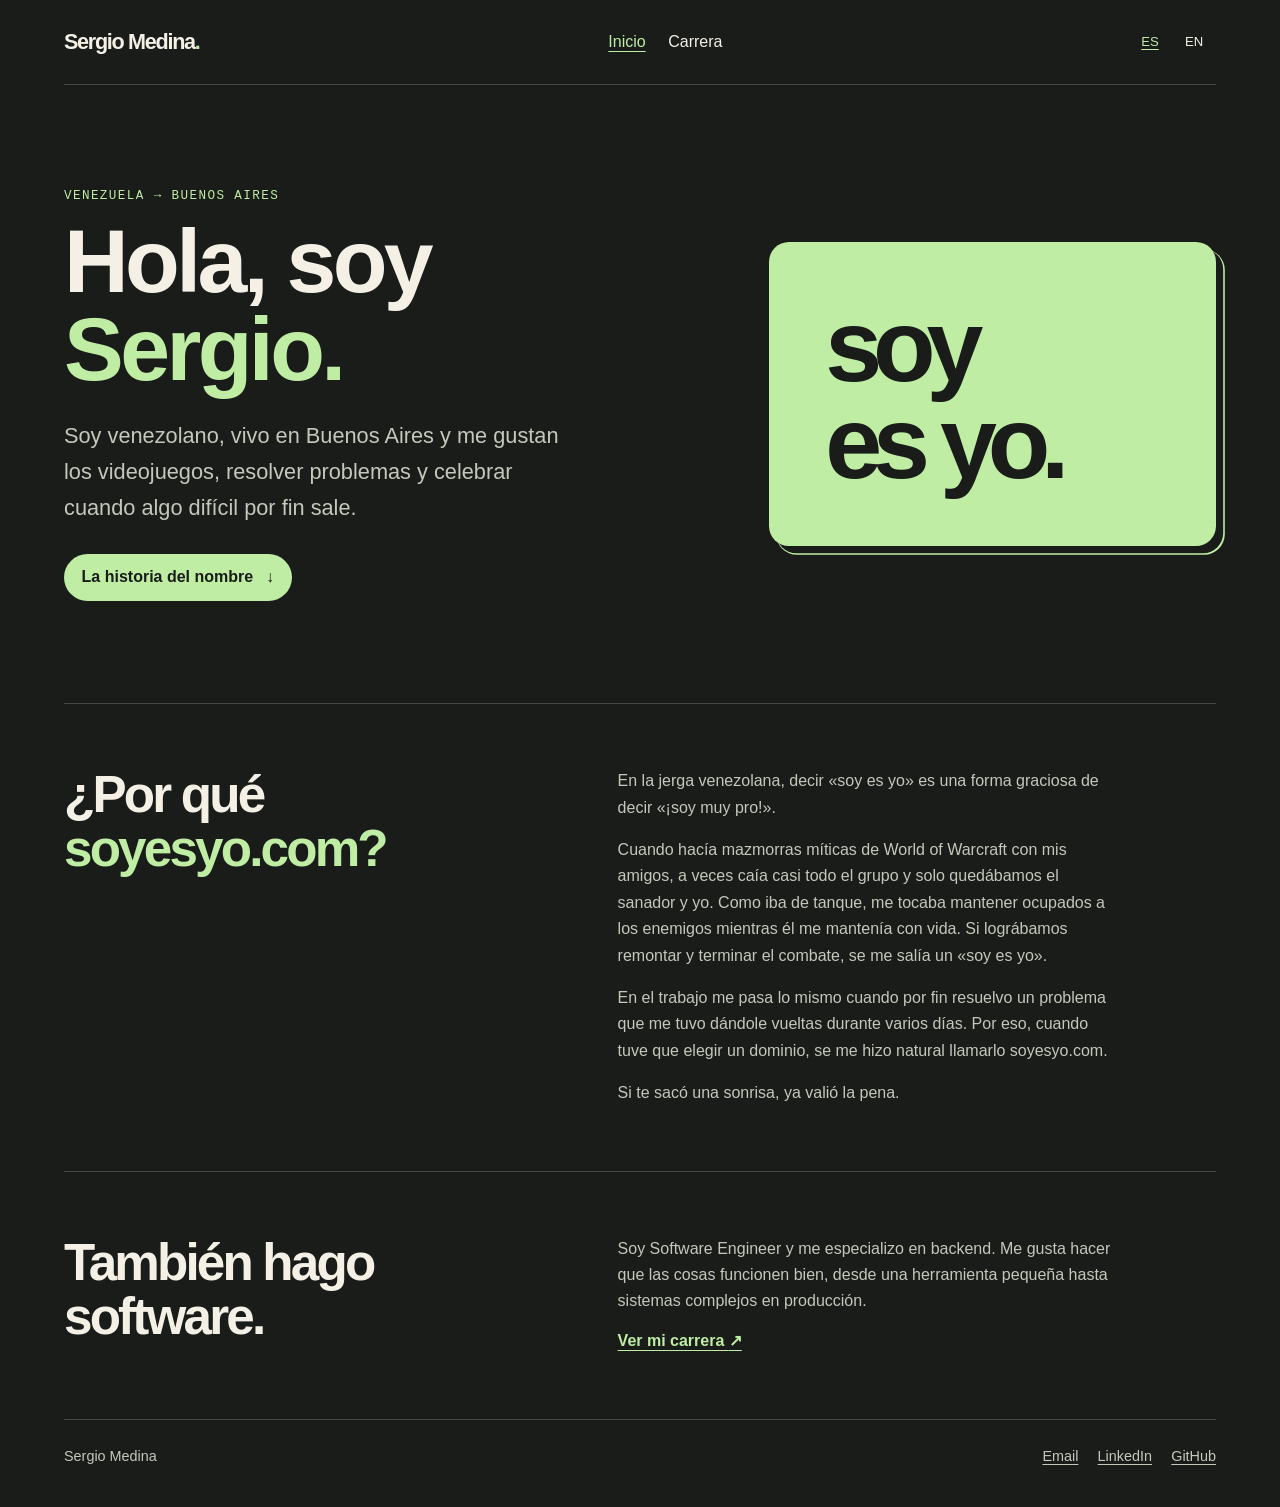
<file: index.html>
<!doctype html>
<html lang="es">
<head>
  <meta charset="utf-8">
  <meta http-equiv="Content-Security-Policy" content="default-src 'none'; script-src 'self'; style-src 'self'; img-src 'self'; font-src 'self'; connect-src 'none'; object-src 'none'; frame-src 'none'; base-uri 'none'; form-action 'none'">
  <meta name="referrer" content="strict-origin-when-cross-origin">
  <link rel="icon" href="favicon.ico" sizes="16x16 32x32 48x48 64x64">
  <meta name="viewport" content="width=device-width, initial-scale=1">
  <meta name="description" content="Soy Sergio Medina, ingeniero de software venezolano en Buenos Aires. Conoce la historia de soyesyo.com y explora mi trabajo en backend.">
  <meta name="theme-color" content="#191c19">
  <title>Sergio Medina | Soy es yo</title>
  <link rel="canonical" href="https://soyesyo.com/">
  <link rel="alternate" hreflang="es" href="https://soyesyo.com/">
  <link rel="alternate" hreflang="en" href="https://soyesyo.com/en/">
  <link rel="alternate" hreflang="x-default" href="https://soyesyo.com/">
  <link rel="stylesheet" href="styles.css?v=23">
  <script src="scripts.js?v=15" defer></script>
</head>
<body>
  <a class="skip" href="#content">Saltar al contenido</a>
  <header class="site-header wrap">
    <a class="brand" href="./" lang="es">Sergio Medina<span class="brand-period">.</span></a>
    <nav aria-label="Navegación principal">
      <a href="./" aria-current="page">Inicio</a>
      <a href="career.html" data-career-link>Carrera</a>
    </nav>
    <nav class="languages" aria-label="Idioma">
      <a lang="es" hreflang="es" aria-label="Español" href="./" aria-current="true">ES</a>
      <a lang="en" hreflang="en" aria-label="English" href="en/">EN</a>
    </nav>
    <div class="reading-progress" aria-hidden="true"></div>
  </header>
  <main class="wrap" id="content" tabindex="-1">
    <section class="hero personal" id="about" aria-labelledby="intro" tabindex="-1">
      <div>
        <p class="eyebrow">Venezuela → Buenos Aires</p>
        <h1 id="intro">Hola, soy <span>Sergio.</span></h1>
        <p class="lede">Soy venezolano, vivo en Buenos Aires y me gustan los videojuegos, resolver problemas y celebrar cuando algo difícil por fin sale.</p>
        <a class="button" href="#about-domain">La historia del nombre <span aria-hidden="true">↓</span></a>
      </div>
      <div class="wordmark" aria-hidden="true"><span>soy</span><span>es yo.</span></div>
    </section>
    <section class="section editorial" id="about-domain" aria-labelledby="domain-title" tabindex="-1">
      <h2 id="domain-title">¿Por qué <span>soyesyo.com?</span></h2>
      <div>
        <p>En la jerga venezolana, decir «soy es yo» es una forma graciosa de decir «¡soy muy pro!».</p>
        <p>Cuando hacía mazmorras míticas de World of Warcraft con mis amigos, a veces caía casi todo el grupo y solo quedábamos el sanador y yo. Como iba de tanque, me tocaba mantener ocupados a los enemigos mientras él me mantenía con vida. Si lográbamos remontar y terminar el combate, se me salía un «soy es yo».</p>
        <p>En el trabajo me pasa lo mismo cuando por fin resuelvo un problema que me tuvo dándole vueltas durante varios días. Por eso, cuando tuve que elegir un dominio, se me hizo natural llamarlo soyesyo.com.</p>
        <p>Si te sacó una sonrisa, ya valió la pena.</p>
      </div>
    </section>
    <section class="section editorial" id="software" aria-labelledby="work-title" tabindex="-1">
      <h2 id="work-title">También hago software.</h2>
      <div><p>Soy Software Engineer y me especializo en backend. Me gusta hacer que las cosas funcionen bien, desde una herramienta pequeña hasta sistemas complejos en producción.</p>
      <a class="text-link" href="career.html">Ver mi carrera <span aria-hidden="true">↗</span></a></div>
    </section>
  </main>
  <footer class="site-footer wrap">
    <span>Sergio Medina</span>
    <div><a href="mailto:sermed19@gmail.com">Email</a><a href="https://www.linkedin.com/in/sermedh/" target="_blank" rel="noopener noreferrer" aria-label="LinkedIn (abre en una pestaña nueva)">LinkedIn</a><a href="https://github.com/Sermed92" target="_blank" rel="noopener noreferrer" aria-label="GitHub (abre en una pestaña nueva)">GitHub</a></div>
  </footer>
</body>
</html>
</file>
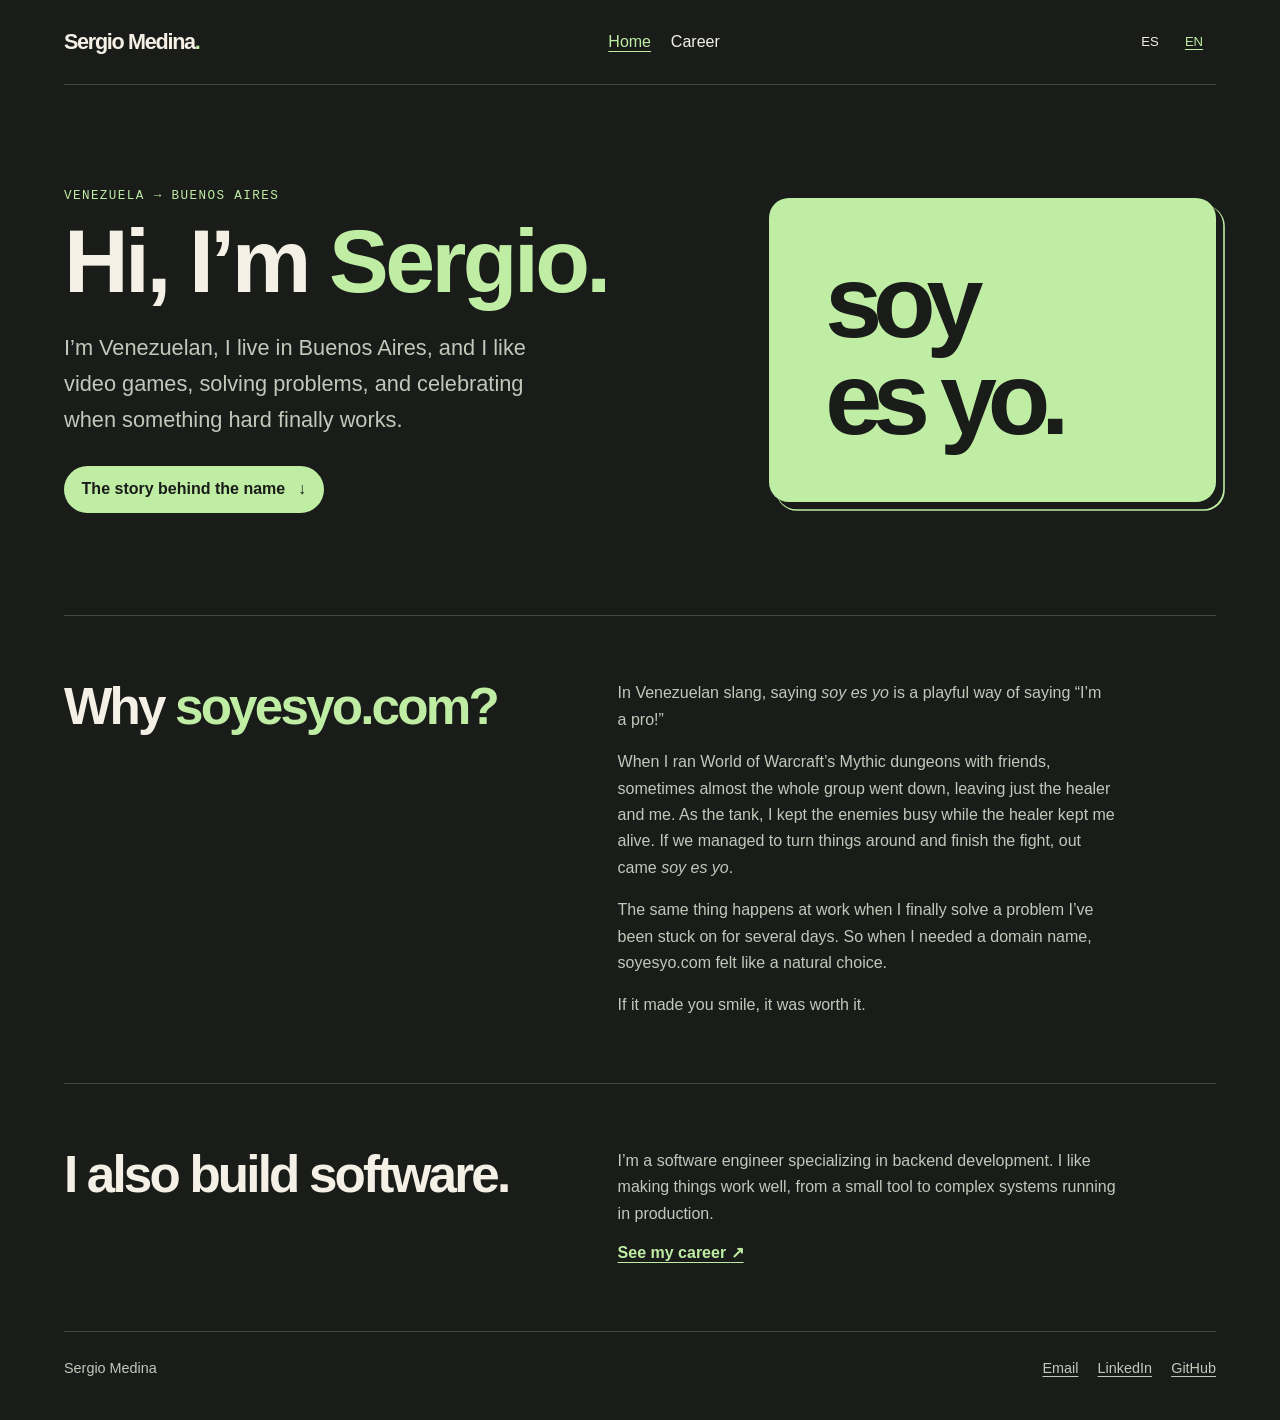
<file: en/index.html>
<!doctype html>
<html lang="en">
<head>
  <meta charset="utf-8">
  <meta http-equiv="Content-Security-Policy" content="default-src 'none'; script-src 'self'; style-src 'self'; img-src 'self'; font-src 'self'; connect-src 'none'; object-src 'none'; frame-src 'none'; base-uri 'none'; form-action 'none'">
  <meta name="referrer" content="strict-origin-when-cross-origin">
  <link rel="icon" href="../favicon.ico" sizes="16x16 32x32 48x48 64x64">
  <meta name="viewport" content="width=device-width, initial-scale=1">
  <meta name="description" content="I’m Sergio Medina, a Venezuelan software engineer based in Buenos Aires. Read the story behind soyesyo.com and explore my work in backend development.">
  <meta name="theme-color" content="#191c19">
  <title>Sergio Medina | Soy es yo</title>
  <link rel="canonical" href="https://soyesyo.com/en/">
  <link rel="alternate" hreflang="es" href="https://soyesyo.com/">
  <link rel="alternate" hreflang="en" href="https://soyesyo.com/en/">
  <link rel="alternate" hreflang="x-default" href="https://soyesyo.com/">
  <link rel="stylesheet" href="../styles.css?v=23">
  <script src="../scripts.js?v=15" defer></script>
</head>
<body>
  <a class="skip" href="#content">Skip to content</a>
  <header class="site-header wrap">
    <a class="brand" href="./" lang="es">Sergio Medina<span class="brand-period">.</span></a>
    <nav aria-label="Main navigation">
      <a href="./" aria-current="page">Home</a>
      <a href="career.html" data-career-link>Career</a>
    </nav>
    <nav class="languages" aria-label="Language">
      <a lang="es" hreflang="es" aria-label="Español" href="../">ES</a>
      <a lang="en" hreflang="en" aria-label="English" href="./" aria-current="true">EN</a>
    </nav>
    <div class="reading-progress" aria-hidden="true"></div>
  </header>
  <main class="wrap" id="content" tabindex="-1">
    <section class="hero personal" id="about" aria-labelledby="intro" tabindex="-1">
      <div>
        <p class="eyebrow">Venezuela → Buenos Aires</p>
        <h1 id="intro">Hi, I’m <span>Sergio.</span></h1>
        <p class="lede">I’m Venezuelan, I live in Buenos Aires, and I like video games, solving problems, and celebrating when something hard finally works.</p>
        <a class="button" href="#about-domain">The story behind the name <span aria-hidden="true">↓</span></a>
      </div>
      <div class="wordmark" lang="es" aria-hidden="true"><span>soy</span><span>es yo.</span></div>
    </section>
    <section class="section editorial" id="about-domain" aria-labelledby="domain-title" tabindex="-1">
      <h2 id="domain-title">Why <span>soyesyo.com?</span></h2>
      <div>
        <p>In Venezuelan slang, saying <em lang="es">soy es yo</em> is a playful way of saying “I’m a pro!”</p>
        <p>When I ran World of Warcraft’s Mythic dungeons with friends, sometimes almost the whole group went down, leaving just the healer and me. As the tank, I kept the enemies busy while the healer kept me alive. If we managed to turn things around and finish the fight, out came <em lang="es">soy es yo</em>.</p>
        <p>The same thing happens at work when I finally solve a problem I’ve been stuck on for several days. So when I needed a domain name, soyesyo.com felt like a natural choice.</p>
        <p>If it made you smile, it was worth it.</p>
      </div>
    </section>
    <section class="section editorial" id="software" aria-labelledby="work-title" tabindex="-1">
      <h2 id="work-title">I also build software.</h2>
      <div><p>I’m a software engineer specializing in backend development. I like making things work well, from a small tool to complex systems running in production.</p>
      <a class="text-link" href="career.html">See my career <span aria-hidden="true">↗</span></a></div>
    </section>
  </main>
  <footer class="site-footer wrap">
    <span>Sergio Medina</span>
    <div><a href="mailto:sermed19@gmail.com">Email</a><a href="https://www.linkedin.com/in/sermedh/" target="_blank" rel="noopener noreferrer" aria-label="LinkedIn (opens in a new tab)">LinkedIn</a><a href="https://github.com/Sermed92" target="_blank" rel="noopener noreferrer" aria-label="GitHub (opens in a new tab)">GitHub</a></div>
  </footer>
</body>
</html>
</file>
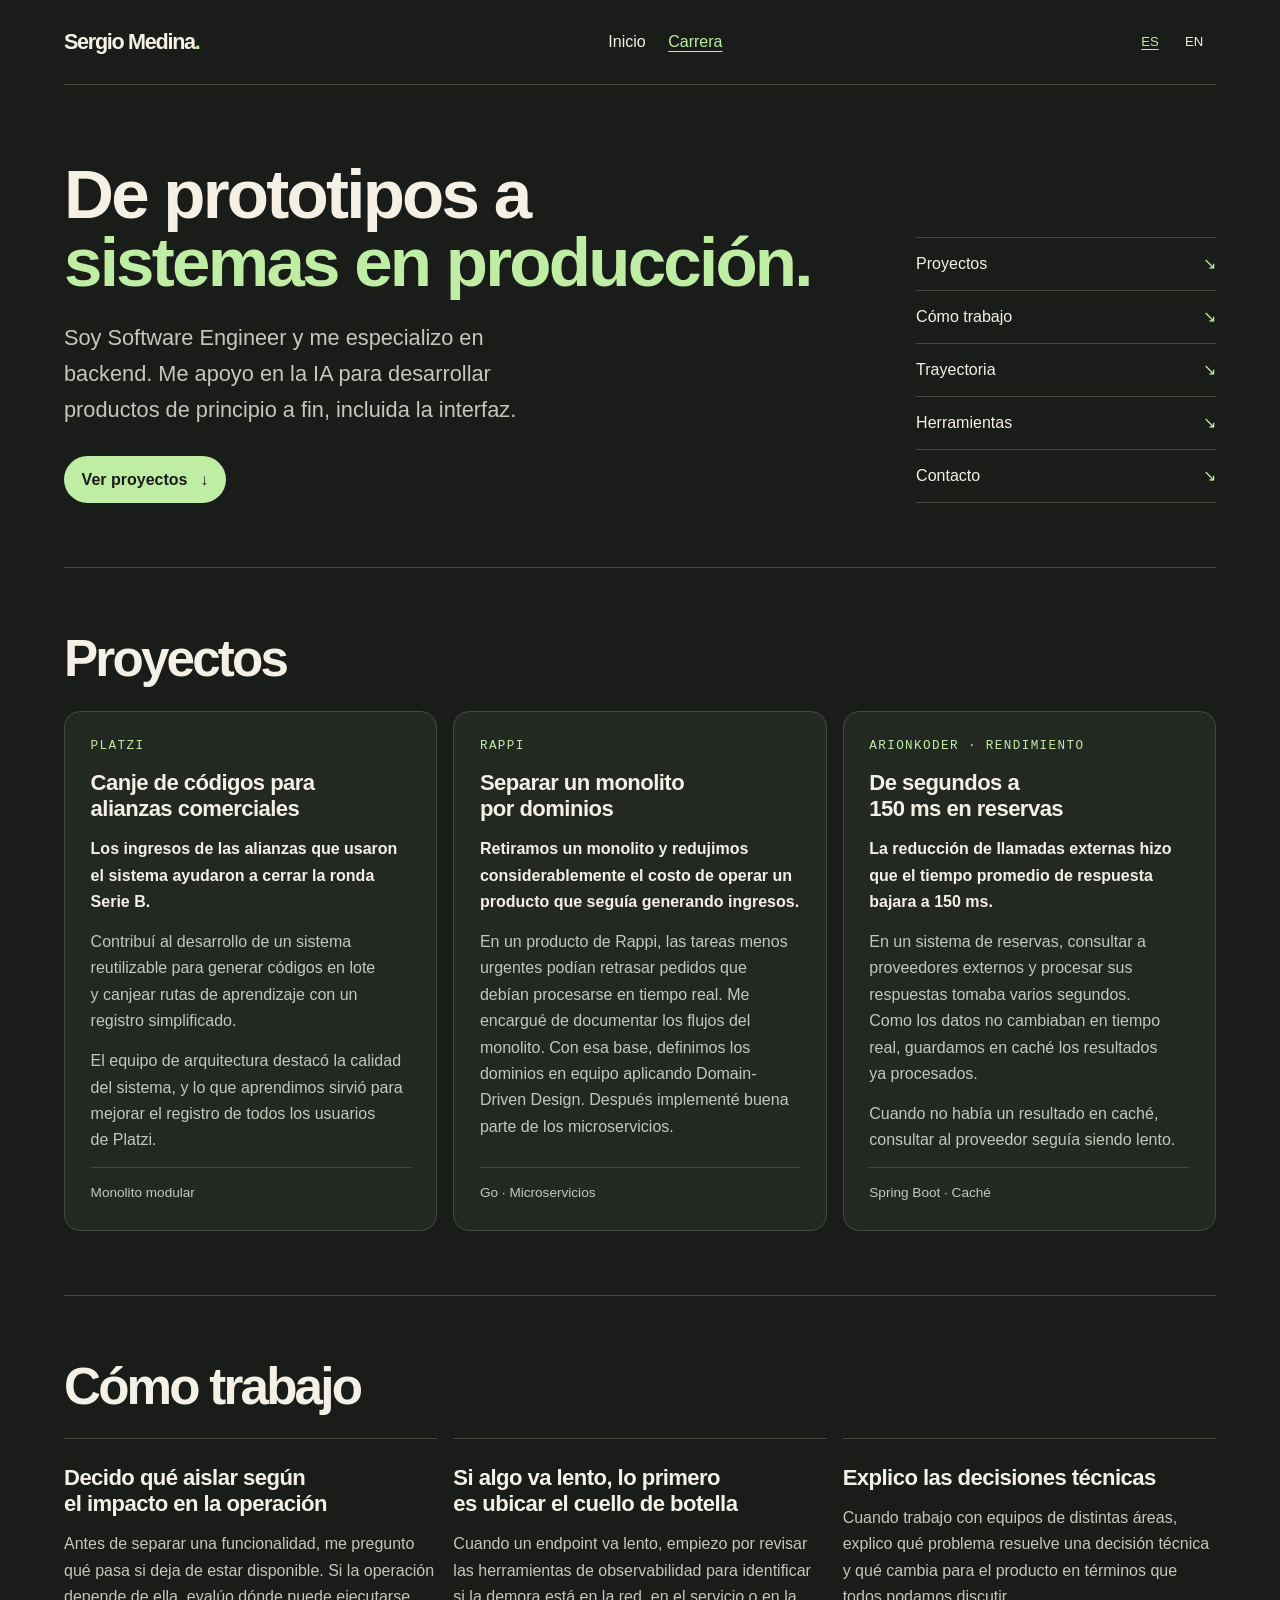
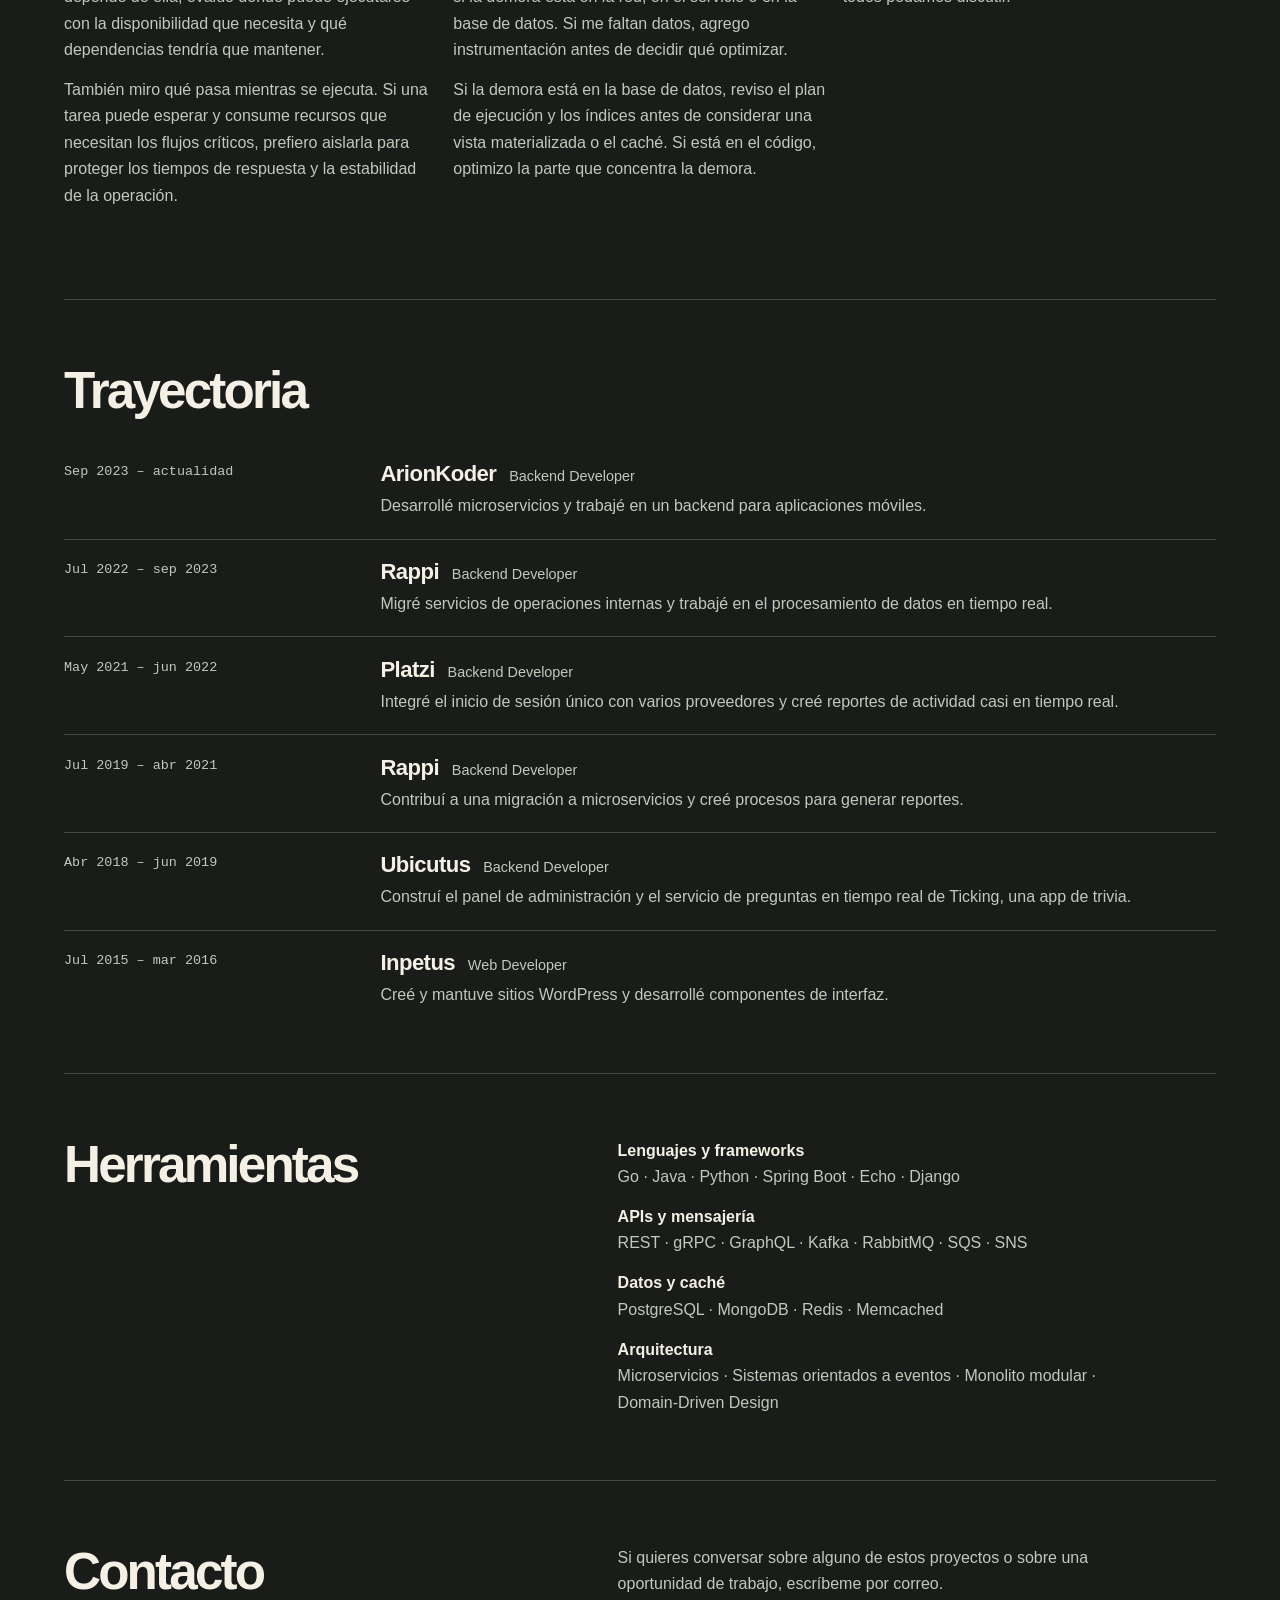
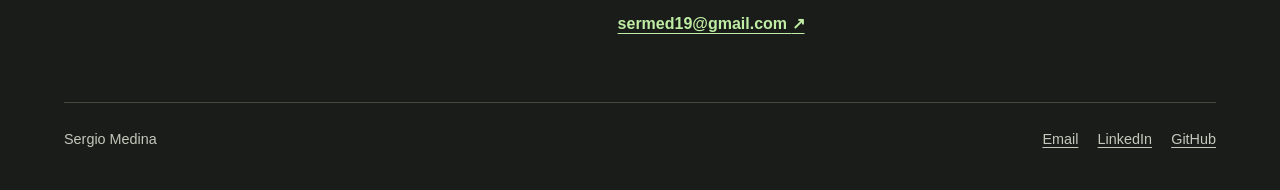
<file: career.html>
<!doctype html>
<html lang="es">
<head>
  <meta charset="utf-8">
  <meta http-equiv="Content-Security-Policy" content="default-src 'none'; script-src 'self'; style-src 'self'; img-src 'self'; font-src 'self'; connect-src 'none'; object-src 'none'; frame-src 'none'; base-uri 'none'; form-action 'none'">
  <meta name="referrer" content="strict-origin-when-cross-origin">
  <link rel="icon" href="favicon.ico" sizes="16x16 32x32 48x48 64x64">
  <meta name="viewport" content="width=device-width, initial-scale=1">
  <meta name="description" content="Portafolio de Sergio Medina, ingeniero de software especializado en backend. Casos de Platzi, Rappi y ArionKoder sobre APIs, microservicios y sistemas distribuidos.">
  <meta name="theme-color" content="#191c19">
  <title>Sergio Medina | Portafolio de ingeniería de software</title>
  <link rel="canonical" href="https://soyesyo.com/career.html">
  <link rel="alternate" hreflang="es" href="https://soyesyo.com/career.html">
  <link rel="alternate" hreflang="en" href="https://soyesyo.com/en/career.html">
  <link rel="alternate" hreflang="x-default" href="https://soyesyo.com/career.html">
  <link rel="stylesheet" href="styles.css?v=23">
  <script src="scripts.js?v=15" defer></script>
</head>
<body>
  <a class="skip" href="#content">Saltar al contenido</a>
  <header class="site-header wrap">
    <a class="brand" href="./" lang="es">Sergio Medina<span class="brand-period">.</span></a>
    <nav aria-label="Navegación principal">
      <a href="./">Inicio</a>
      <a href="career.html" aria-current="page">Carrera</a>
    </nav>
    <nav class="languages" aria-label="Idioma">
      <a lang="es" hreflang="es" aria-label="Español" href="career.html" aria-current="true">ES</a>
      <a lang="en" hreflang="en" aria-label="English" href="en/career.html">EN</a>
    </nav>
    <div class="reading-progress" aria-hidden="true"></div>
  </header>
  <main class="wrap" id="content" tabindex="-1">
    <section class="hero professional" id="about" aria-labelledby="intro" tabindex="-1">
      <div>
        <h1 id="intro">De prototipos a <span>sistemas en producción.</span></h1>
        <p class="lede">Soy Software Engineer y me especializo en backend. Me apoyo en la IA para desarrollar productos de principio a fin, incluida la interfaz.</p>
        <a class="button" href="#projects">Ver proyectos <span aria-hidden="true">↓</span></a>
      </div>
      <nav class="hero-aside" id="section-index" tabindex="-1" aria-label="En esta página">
        <a href="#projects">Proyectos <span aria-hidden="true">↘</span></a>
        <a href="#how-i-work">Cómo trabajo <span aria-hidden="true">↘</span></a>
        <a href="#work-experience">Trayectoria <span aria-hidden="true">↘</span></a>
        <a href="#skills">Herramientas <span aria-hidden="true">↘</span></a>
        <a href="#contact">Contacto <span aria-hidden="true">↘</span></a>
      </nav>
    </section>
    <section class="section" id="projects" tabindex="-1" aria-labelledby="projects-title">
      <h2 id="projects-title">Proyectos</h2>
      <div class="case-grid">
        <article class="case">
          <p class="eyebrow">Platzi</p>
          <h3>Canje de códigos para alianzas comerciales</h3>
          <p class="case-result">Los ingresos de las alianzas que usaron el sistema ayudaron a cerrar la ronda Serie B.</p>
          <p>Contribuí al desarrollo de un sistema reutilizable para generar códigos en lote y canjear rutas de aprendizaje con un registro simplificado.</p>
          <p>El equipo de arquitectura destacó la calidad del sistema, y lo que aprendimos sirvió para mejorar el registro de todos los usuarios de Platzi.</p>
          <p class="stack">Monolito modular</p>
        </article>
        <article class="case">
          <p class="eyebrow">Rappi</p>
          <h3>Separar un monolito por dominios</h3>
          <p class="case-result">Retiramos un monolito y redujimos considerablemente el costo de operar un producto que seguía generando ingresos.</p>
          <p>En un producto de Rappi, las tareas menos urgentes podían retrasar pedidos que debían procesarse en tiempo real. Me encargué de documentar los flujos del monolito. Con esa base, definimos los dominios en equipo aplicando Domain-Driven Design. Después implementé buena parte de los microservicios.</p>
          <p class="stack">Go · Microservicios</p>
        </article>
        <article class="case">
          <p class="eyebrow">ArionKoder · Rendimiento</p>
          <h3>De segundos a 150&nbsp;ms en reservas</h3>
          <p class="case-result">La reducción de llamadas externas hizo que el tiempo promedio de respuesta bajara a 150&nbsp;ms.</p>
          <p>En un sistema de reservas, consultar a proveedores externos y procesar sus respuestas tomaba varios segundos. Como los datos no cambiaban en tiempo real, guardamos en caché los resultados ya procesados.</p>
          <p>Cuando no había un resultado en caché, consultar al proveedor seguía siendo lento.</p>
          <p class="stack">Spring Boot · Caché</p>
        </article>
      </div>
    </section>
    <section class="section" id="how-i-work" aria-labelledby="work-style-title" tabindex="-1">
      <h2 id="work-style-title">Cómo trabajo</h2>
      <div class="case-grid work-principles">
        <article class="case">
          <h3>Decido qué aislar según el impacto en la operación</h3>
          <p>Antes de separar una funcionalidad, me pregunto qué pasa si deja de estar disponible. Si la operación depende de ella, evalúo dónde puede ejecutarse con la disponibilidad que necesita y qué dependencias tendría que mantener.</p>
          <p>También miro qué pasa mientras se ejecuta. Si una tarea puede esperar y consume recursos que necesitan los flujos críticos, prefiero aislarla para proteger los tiempos de respuesta y la estabilidad de la operación.</p>
        </article>
        <article class="case">
          <h3>Si algo va lento, lo primero es ubicar el cuello de botella</h3>
          <p>Cuando un endpoint va lento, empiezo por revisar las herramientas de observabilidad para identificar si la demora está en la red, en el servicio o en la base de datos. Si me faltan datos, agrego instrumentación antes de decidir qué optimizar.</p>
          <p>Si la demora está en la base de datos, reviso el plan de ejecución y los índices antes de considerar una vista materializada o el caché. Si está en el código, optimizo la parte que concentra la demora.</p>
        </article>
        <article class="case">
          <h3>Explico las decisiones técnicas</h3>
          <p>Cuando trabajo con equipos de distintas áreas, explico qué problema resuelve una decisión técnica y qué cambia para el producto en términos que todos podamos discutir.</p>
        </article>
      </div>
    </section>
    <section class="section" id="work-experience" aria-labelledby="experience-title" tabindex="-1">
      <h2 id="experience-title">Trayectoria</h2>
      <ol class="timeline">
        <li>
          <p class="date">Sep 2023 – actualidad</p>
          <div><h3>ArionKoder <span>Backend Developer</span></h3><p>Desarrollé microservicios y trabajé en un backend para aplicaciones móviles.</p></div>
        </li>
        <li>
          <p class="date">Jul 2022 – sep 2023</p>
          <div><h3>Rappi <span>Backend Developer</span></h3><p>Migré servicios de operaciones internas y trabajé en el procesamiento de datos en tiempo real.</p></div>
        </li>
        <li>
          <p class="date">May 2021 – jun 2022</p>
          <div><h3>Platzi <span>Backend Developer</span></h3><p>Integré el inicio de sesión único con varios proveedores y creé reportes de actividad casi en tiempo real.</p></div>
        </li>
        <li>
          <p class="date">Jul 2019 – abr 2021</p>
          <div><h3>Rappi <span>Backend Developer</span></h3><p>Contribuí a una migración a microservicios y creé procesos para generar reportes.</p></div>
        </li>
        <li>
          <p class="date">Abr 2018 – jun 2019</p>
          <div><h3>Ubicutus <span>Backend Developer</span></h3><p>Construí el panel de administración y el servicio de preguntas en tiempo real de Ticking, una app de trivia.</p></div>
        </li>
        <li>
          <p class="date">Jul 2015 – mar 2016</p>
          <div><h3>Inpetus <span>Web Developer</span></h3><p>Creé y mantuve sitios WordPress y desarrollé componentes de interfaz.</p></div>
        </li>
      </ol>
    </section>
    <section class="section editorial" id="skills" aria-labelledby="skills-title" tabindex="-1">
      <h2 id="skills-title">Herramientas</h2>
      <dl class="skills">
        <div><dt>Lenguajes y frameworks</dt><dd>Go · Java · Python · Spring Boot · Echo · Django</dd></div>
        <div><dt>APIs y mensajería</dt><dd>REST · gRPC · GraphQL · Kafka · RabbitMQ · SQS&nbsp;·&nbsp;SNS</dd></div>
        <div><dt>Datos y caché</dt><dd>PostgreSQL · MongoDB · Redis · Memcached</dd></div>
        <div><dt>Arquitectura</dt><dd>Microservicios · Sistemas orientados a eventos · Monolito modular · Domain-Driven&nbsp;Design</dd></div>
      </dl>
    </section>
    <section class="section editorial" id="contact" aria-labelledby="contact-title" tabindex="-1">
      <h2 id="contact-title">Contacto</h2>
      <div><p>Si quieres conversar sobre alguno de estos proyectos o sobre una oportunidad de trabajo, escríbeme por correo.</p><a class="text-link" href="mailto:sermed19@gmail.com">sermed19@gmail.com <span aria-hidden="true">↗</span></a></div>
    </section>
  </main>
  <footer class="site-footer wrap">
    <span>Sergio Medina</span>
    <div><a href="mailto:sermed19@gmail.com">Email</a><a href="https://www.linkedin.com/in/sermedh/" target="_blank" rel="noopener noreferrer" aria-label="LinkedIn (abre en una pestaña nueva)">LinkedIn</a><a href="https://github.com/Sermed92" target="_blank" rel="noopener noreferrer" aria-label="GitHub (abre en una pestaña nueva)">GitHub</a></div>
  </footer>
</body>
</html>
</file>
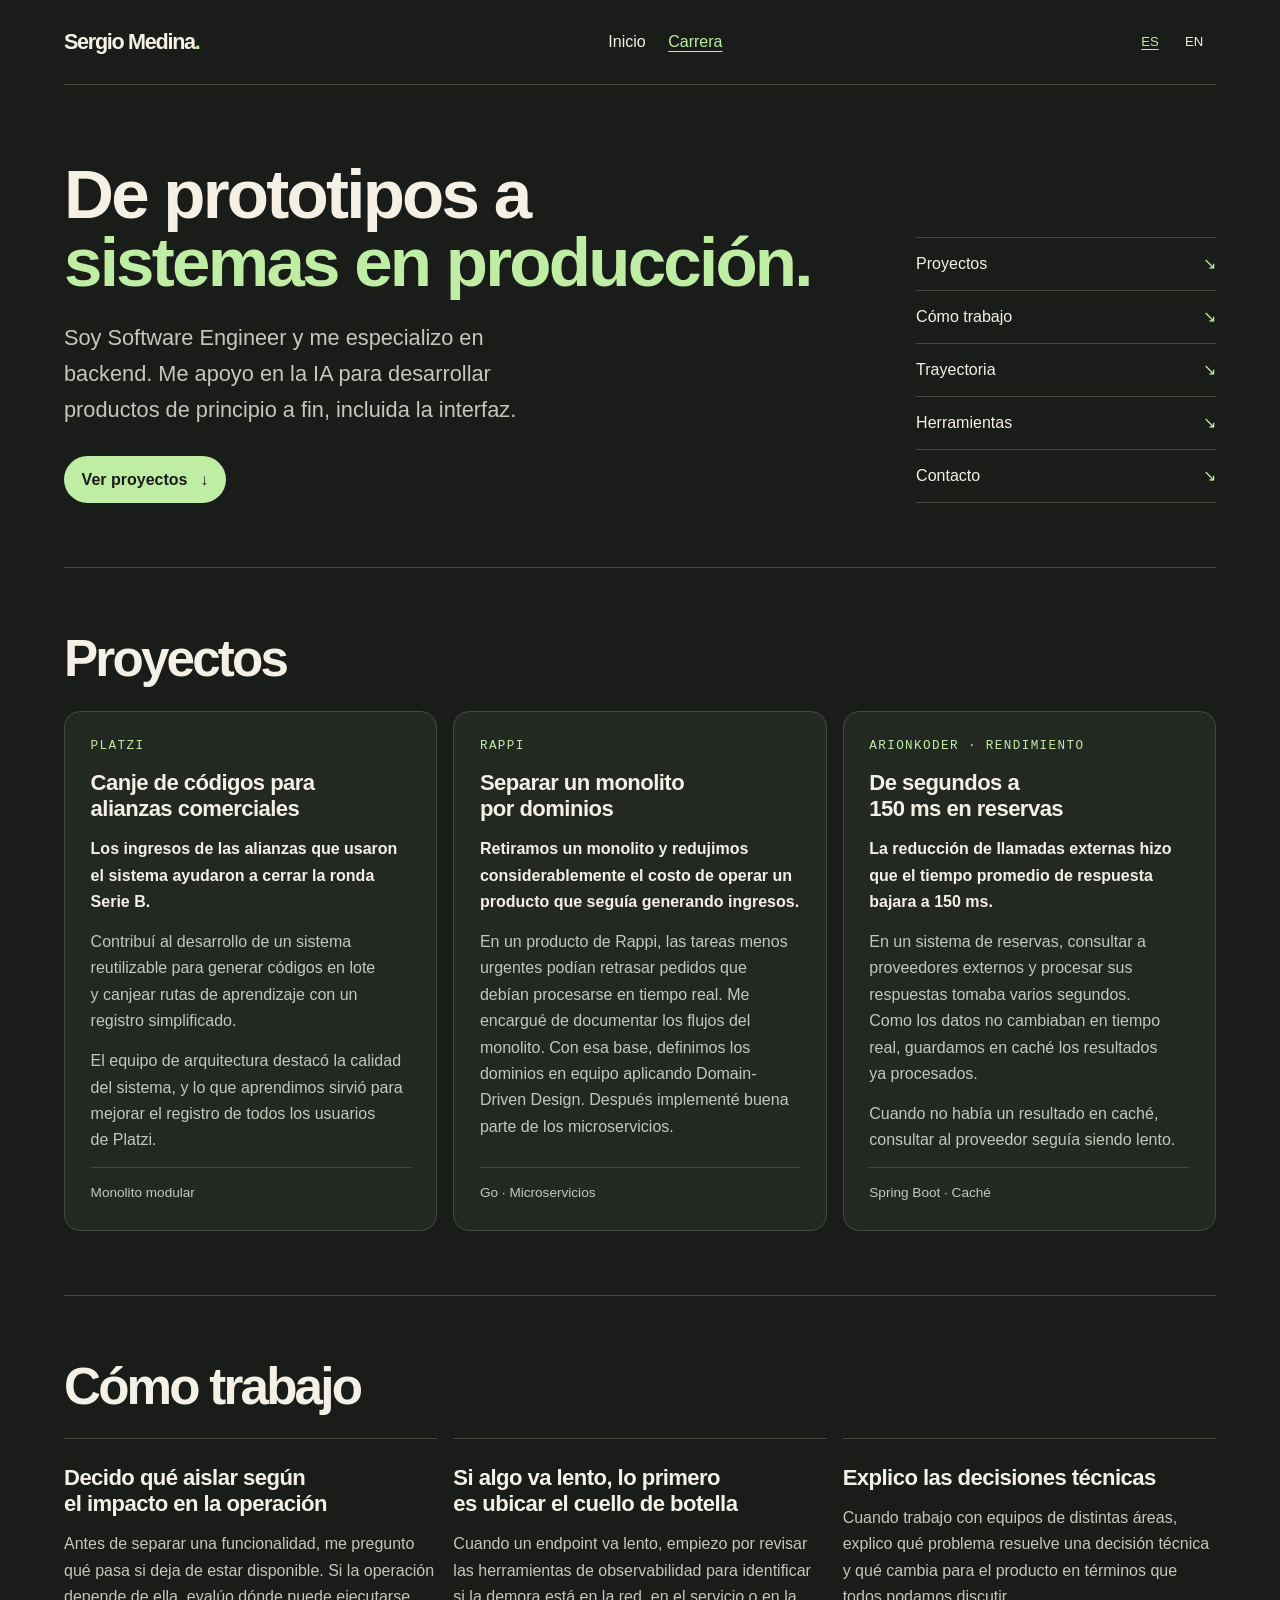
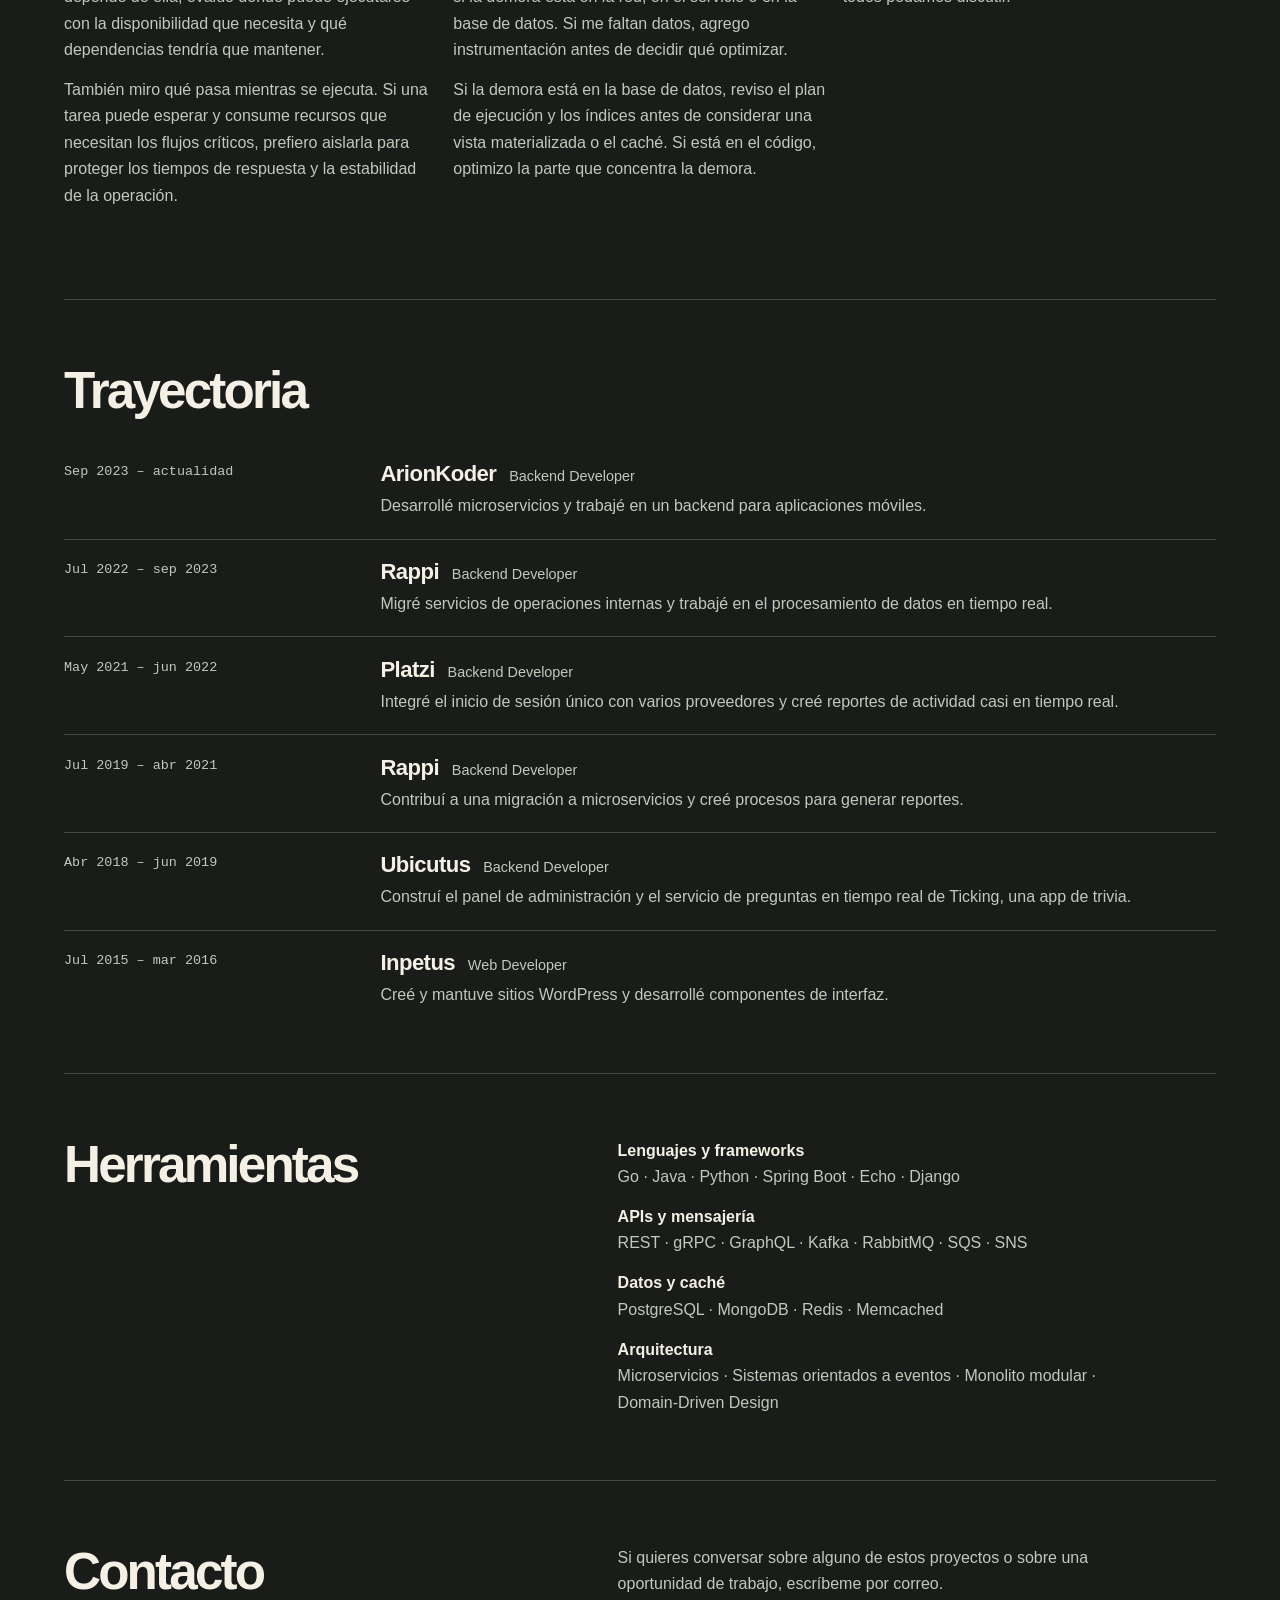
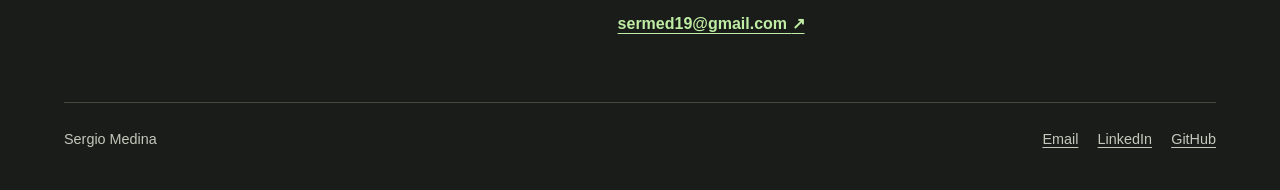
<file: carrera.html>
<!doctype html>
<html lang="es">
<head>
  <meta charset="utf-8">
  <meta http-equiv="Content-Security-Policy" content="default-src 'none'; script-src 'self' 'sha256-WYk+96n6JaILBhKmjRudX4CbeIKWZvowzp7vX6iofkI='; style-src 'self'; img-src 'self'; font-src 'self'; connect-src 'none'; object-src 'none'; frame-src 'none'; base-uri 'none'; form-action 'none'">
  <meta name="referrer" content="strict-origin-when-cross-origin">
  <link rel="icon" href="favicon.ico" sizes="16x16 32x32 48x48 64x64">
  <meta name="viewport" content="width=device-width, initial-scale=1">
  <title>Carrera · Sergio Medina</title>
  <link rel="canonical" href="https://soyesyo.com/career.html">
  <script>
    window.location.replace("career.html" + window.location.search + window.location.hash);
  </script>
  <link rel="stylesheet" href="styles.css?v=23">
</head>
<body>
  <main class="wrap">
    <section class="section legacy-recovery" aria-labelledby="moved-title">
      <h1 id="moved-title">Carrera · Sergio Medina</h1>
      <p>La página de Carrera cambió de dirección. Puedes abrirla o ir directamente a una sección.</p>
      <p class="legacy-default"><a href="career.html">Abrir Carrera</a></p>
      <nav class="legacy-sections" aria-label="Secciones de Carrera">
        <ul>
          <li id="content"><a id="contenido" href="career.html#content">Contenido principal</a></li>
          <li id="projects"><a id="proyectos" href="career.html#projects">Proyectos</a></li>
          <li id="how-i-work"><a id="como-trabajo" href="career.html#how-i-work">Cómo trabajo</a></li>
          <li><a id="work-experience" href="career.html#work-experience">Trayectoria</a></li>
          <li><a id="skills" href="career.html#skills">Herramientas</a></li>
          <li id="contact"><a id="contacto" href="career.html#contact">Contacto</a></li>
        </ul>
      </nav>
    </section>
  </main>
</body>
</html>
</file>
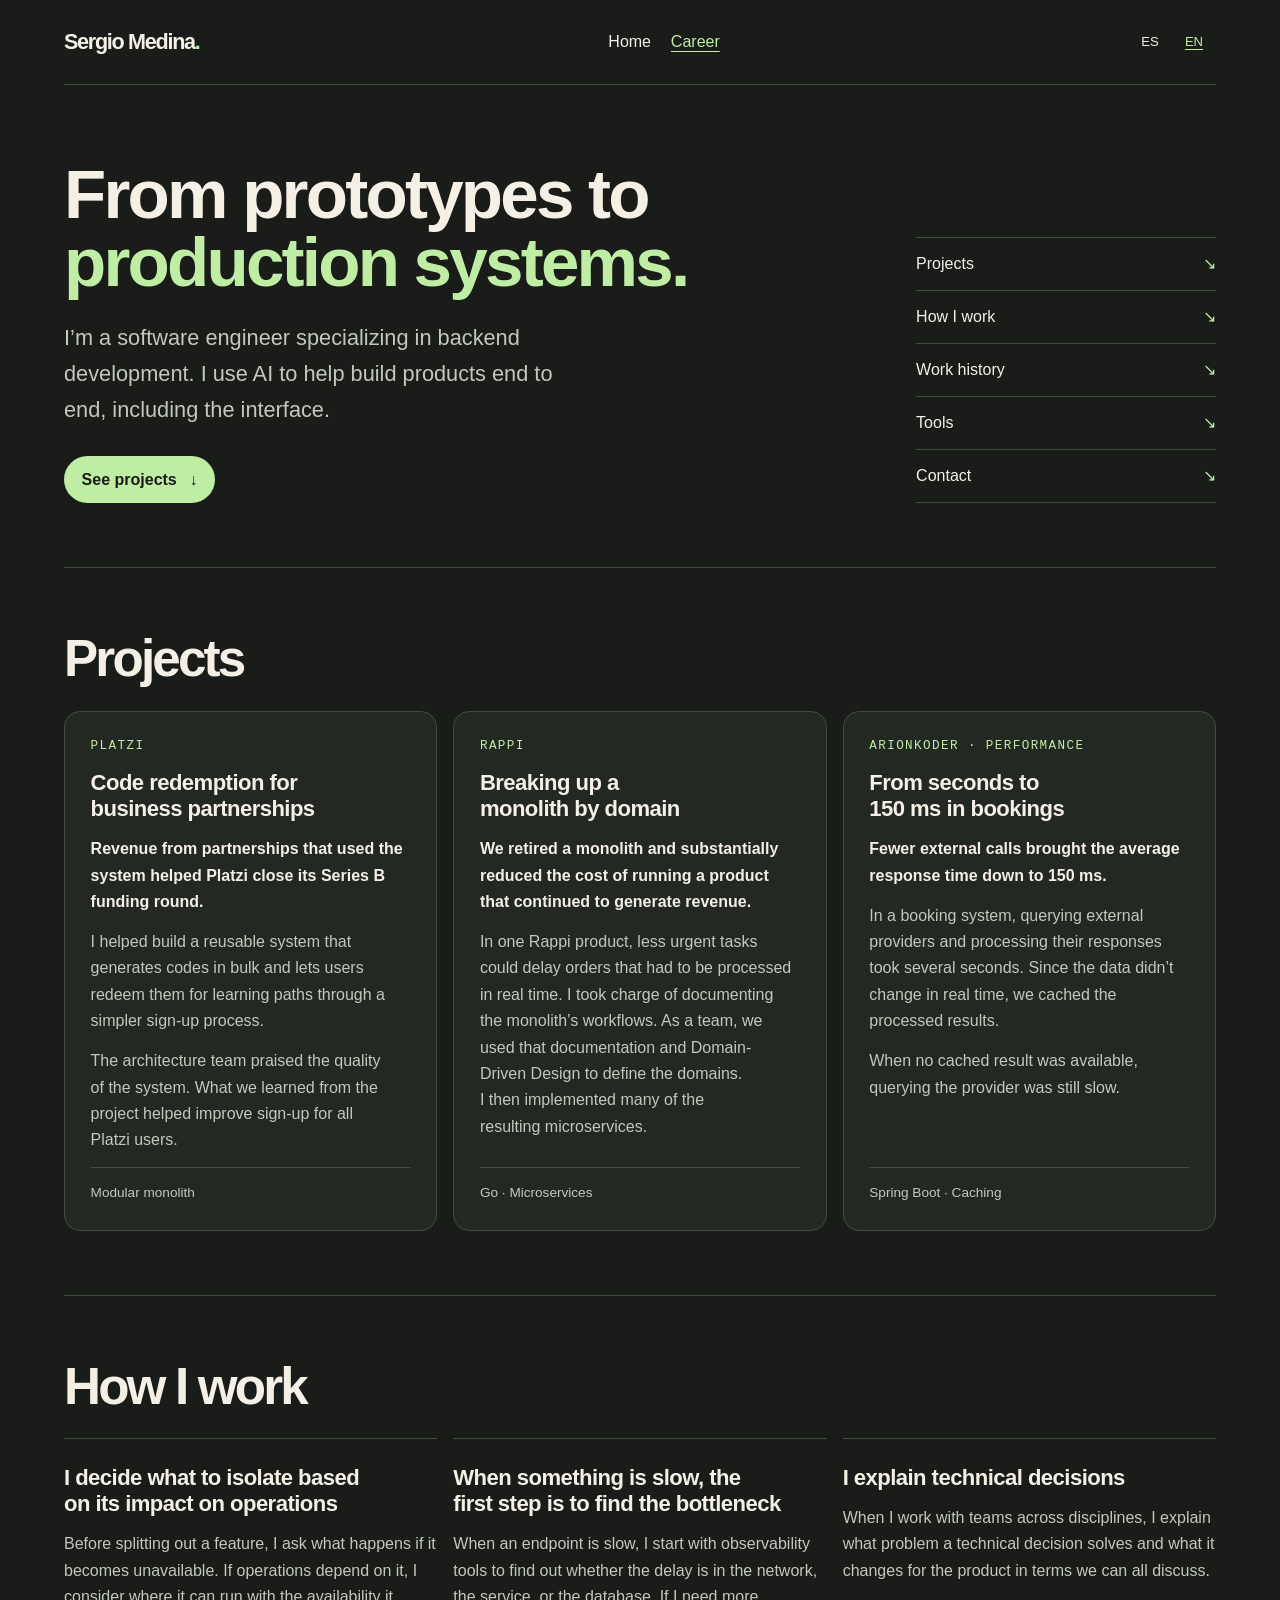
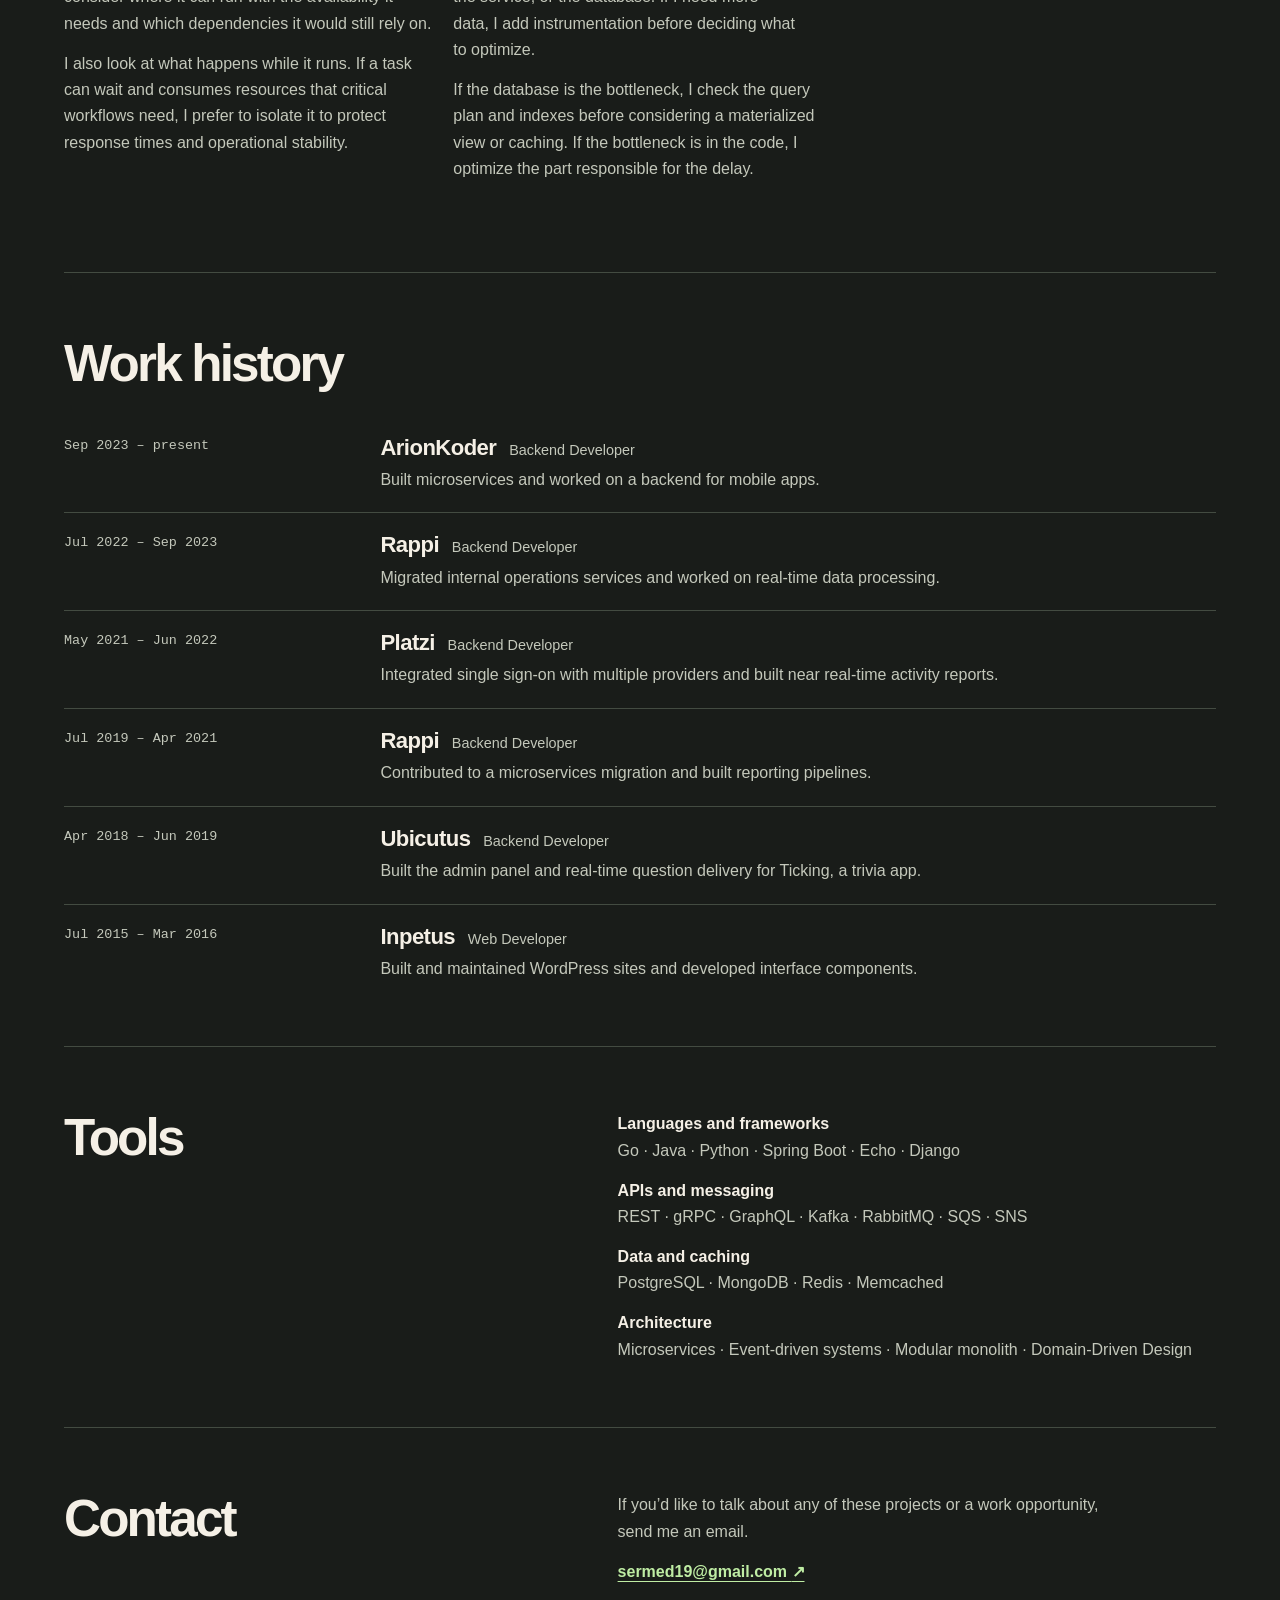
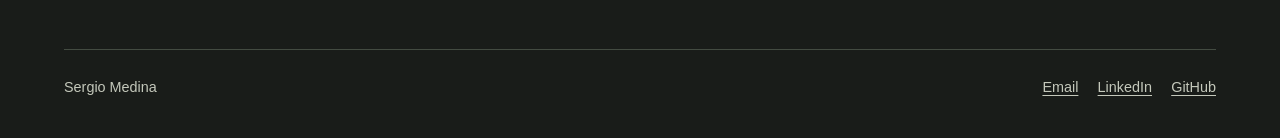
<file: en/career.html>
<!doctype html>
<html lang="en">
<head>
  <meta charset="utf-8">
  <meta http-equiv="Content-Security-Policy" content="default-src 'none'; script-src 'self'; style-src 'self'; img-src 'self'; font-src 'self'; connect-src 'none'; object-src 'none'; frame-src 'none'; base-uri 'none'; form-action 'none'">
  <meta name="referrer" content="strict-origin-when-cross-origin">
  <link rel="icon" href="../favicon.ico" sizes="16x16 32x32 48x48 64x64">
  <meta name="viewport" content="width=device-width, initial-scale=1">
  <meta name="description" content="Portfolio of Sergio Medina, a software engineer specializing in backend development. Case studies from Platzi, Rappi, and ArionKoder on APIs, microservices, and distributed systems.">
  <meta name="theme-color" content="#191c19">
  <title>Sergio Medina | Software Engineering Portfolio</title>
  <link rel="canonical" href="https://soyesyo.com/en/career.html">
  <link rel="alternate" hreflang="es" href="https://soyesyo.com/career.html">
  <link rel="alternate" hreflang="en" href="https://soyesyo.com/en/career.html">
  <link rel="alternate" hreflang="x-default" href="https://soyesyo.com/career.html">
  <link rel="stylesheet" href="../styles.css?v=23">
  <script src="../scripts.js?v=15" defer></script>
</head>
<body>
  <a class="skip" href="#content">Skip to content</a>
  <header class="site-header wrap">
    <a class="brand" href="./" lang="es">Sergio Medina<span class="brand-period">.</span></a>
    <nav aria-label="Main navigation">
      <a href="./">Home</a>
      <a href="career.html" aria-current="page">Career</a>
    </nav>
    <nav class="languages" aria-label="Language">
      <a lang="es" hreflang="es" aria-label="Español" href="../career.html">ES</a>
      <a lang="en" hreflang="en" aria-label="English" href="career.html" aria-current="true">EN</a>
    </nav>
    <div class="reading-progress" aria-hidden="true"></div>
  </header>
  <main class="wrap" id="content" tabindex="-1">
    <section class="hero professional" id="about" aria-labelledby="intro" tabindex="-1">
      <div>
        <h1 id="intro">From prototypes to <span>production systems.</span></h1>
        <p class="lede">I’m a software engineer specializing in backend development. I use AI to help build products end to end, including the interface.</p>
        <a class="button" href="#projects">See projects <span aria-hidden="true">↓</span></a>
      </div>
      <nav class="hero-aside" id="section-index" tabindex="-1" aria-label="On this page">
        <a href="#projects">Projects <span aria-hidden="true">↘</span></a>
        <a href="#how-i-work">How I work <span aria-hidden="true">↘</span></a>
        <a href="#work-experience">Work history <span aria-hidden="true">↘</span></a>
        <a href="#skills">Tools <span aria-hidden="true">↘</span></a>
        <a href="#contact">Contact <span aria-hidden="true">↘</span></a>
      </nav>
    </section>
    <section class="section" id="projects" tabindex="-1" aria-labelledby="projects-title">
      <h2 id="projects-title">Projects</h2>
      <div class="case-grid">
        <article class="case">
          <p class="eyebrow">Platzi</p>
          <h3>Code redemption for business partnerships</h3>
          <p class="case-result">Revenue from partnerships that used the system helped Platzi close its Series B funding round.</p>
          <p>I helped build a reusable system that generates codes in bulk and lets users redeem them for learning paths through a simpler sign-up process.</p>
          <p>The architecture team praised the quality of the system. What we learned from the project helped improve sign-up for all Platzi users.</p>
          <p class="stack">Modular monolith</p>
        </article>
        <article class="case">
          <p class="eyebrow">Rappi</p>
          <h3>Breaking up a monolith by domain</h3>
          <p class="case-result">We retired a monolith and substantially reduced the cost of running a product that continued to generate revenue.</p>
          <p>In one Rappi product, less urgent tasks could delay orders that had to be processed in real time. I took charge of documenting the monolith’s workflows. As a team, we used that documentation and Domain-Driven Design to define the domains. I then implemented many of the resulting microservices.</p>
          <p class="stack">Go · Microservices</p>
        </article>
        <article class="case">
          <p class="eyebrow">ArionKoder · Performance</p>
          <h3>From seconds to 150&nbsp;ms in bookings</h3>
          <p class="case-result">Fewer external calls brought the average response time down to 150&nbsp;ms.</p>
          <p>In a booking system, querying external providers and processing their responses took several seconds. Since the data didn’t change in real time, we cached the processed results.</p>
          <p>When no cached result was available, querying the provider was still slow.</p>
          <p class="stack">Spring Boot · Caching</p>
        </article>
      </div>
    </section>
    <section class="section" id="how-i-work" aria-labelledby="work-style-title" tabindex="-1">
      <h2 id="work-style-title">How I work</h2>
      <div class="case-grid work-principles">
        <article class="case">
          <h3>I decide what to isolate based on its impact on operations</h3>
          <p>Before splitting out a feature, I ask what happens if it becomes unavailable. If operations depend on it, I consider where it can run with the availability it needs and which dependencies it would still rely on.</p>
          <p>I also look at what happens while it runs. If a task can wait and consumes resources that critical workflows need, I prefer to isolate it to protect response times and operational stability.</p>
        </article>
        <article class="case">
          <h3>When something is slow, the first step is to find the bottleneck</h3>
          <p>When an endpoint is slow, I start with observability tools to find out whether the delay is in the network, the service, or the database. If I need more data, I add instrumentation before deciding what to optimize.</p>
          <p>If the database is the bottleneck, I check the query plan and indexes before considering a materialized view or caching. If the bottleneck is in the code, I optimize the part responsible for the delay.</p>
        </article>
        <article class="case">
          <h3>I explain technical decisions</h3>
          <p>When I work with teams across disciplines, I explain what problem a technical decision solves and what it changes for the product in terms we can all discuss.</p>
        </article>
      </div>
    </section>
    <section class="section" id="work-experience" aria-labelledby="experience-title" tabindex="-1">
      <h2 id="experience-title">Work history</h2>
      <ol class="timeline">
        <li>
          <p class="date">Sep 2023 – present</p>
          <div><h3>ArionKoder <span>Backend Developer</span></h3><p>Built microservices and worked on a backend for mobile apps.</p></div>
        </li>
        <li>
          <p class="date">Jul 2022 – Sep 2023</p>
          <div><h3>Rappi <span>Backend Developer</span></h3><p>Migrated internal operations services and worked on real-time data processing.</p></div>
        </li>
        <li>
          <p class="date">May 2021 – Jun 2022</p>
          <div><h3>Platzi <span>Backend Developer</span></h3><p>Integrated single sign-on with multiple providers and built near real-time activity reports.</p></div>
        </li>
        <li>
          <p class="date">Jul 2019 – Apr 2021</p>
          <div><h3>Rappi <span>Backend Developer</span></h3><p>Contributed to a microservices migration and built reporting pipelines.</p></div>
        </li>
        <li>
          <p class="date">Apr 2018 – Jun 2019</p>
          <div><h3>Ubicutus <span>Backend Developer</span></h3><p>Built the admin panel and real-time question delivery for Ticking, a trivia app.</p></div>
        </li>
        <li>
          <p class="date">Jul 2015 – Mar 2016</p>
          <div><h3>Inpetus <span>Web Developer</span></h3><p>Built and maintained WordPress sites and developed interface components.</p></div>
        </li>
      </ol>
    </section>
    <section class="section editorial" id="skills" aria-labelledby="skills-title" tabindex="-1">
      <h2 id="skills-title">Tools</h2>
      <dl class="skills">
        <div><dt>Languages and frameworks</dt><dd>Go · Java · Python · Spring Boot · Echo · Django</dd></div>
        <div><dt>APIs and messaging</dt><dd>REST · gRPC · GraphQL · Kafka · RabbitMQ · SQS&nbsp;·&nbsp;SNS</dd></div>
        <div><dt>Data and caching</dt><dd>PostgreSQL · MongoDB · Redis · Memcached</dd></div>
        <div><dt>Architecture</dt><dd>Microservices · Event-driven systems · Modular monolith · Domain-Driven&nbsp;Design</dd></div>
      </dl>
    </section>
    <section class="section editorial" id="contact" aria-labelledby="contact-title" tabindex="-1">
      <h2 id="contact-title">Contact</h2>
      <div><p>If you’d like to talk about any of these projects or a work opportunity, send me an email.</p><a class="text-link" href="mailto:sermed19@gmail.com">sermed19@gmail.com <span aria-hidden="true">↗</span></a></div>
    </section>
  </main>
  <footer class="site-footer wrap">
    <span>Sergio Medina</span>
    <div><a href="mailto:sermed19@gmail.com">Email</a><a href="https://www.linkedin.com/in/sermedh/" target="_blank" rel="noopener noreferrer" aria-label="LinkedIn (opens in a new tab)">LinkedIn</a><a href="https://github.com/Sermed92" target="_blank" rel="noopener noreferrer" aria-label="GitHub (opens in a new tab)">GitHub</a></div>
  </footer>
</body>
</html>
</file>
<file: styles.css>
:root {
  color-scheme: dark;
  --background: #191c19;
  --surface: #232823;
  --text: #f5f0e6;
  --muted: #c4c8bb;
  --accent: #bfeda4;
  --line: #434b41;
  font-family: "DM Sans", "Segoe UI", sans-serif;
  background: var(--background);
  color: var(--text);
}

html { scroll-padding-top: var(--header-scroll-offset, 5.5rem); }
* { box-sizing: border-box; }
body { margin: 0; line-height: 1.65; }
a { color: inherit; text-underline-offset: .24em; }
a:hover { color: var(--accent); }
a:focus-visible { outline: 2px solid var(--accent); outline-offset: 5px; }
p, h1, h2, h3, dl, dd { margin: 0; }
p + p { margin-top: 1em; }
.wrap { width: min(100% - 3rem, 72rem); margin-inline: auto; }
.skip { position: fixed; left: 1rem; top: 1rem; z-index: 3; transform: translateY(-200%); background: var(--surface); padding: .5rem 1rem; }
.skip:focus { transform: none; }

.site-header, .site-footer { display: flex; align-items: center; justify-content: space-between; gap: .75rem 1.5rem; }
.site-header { position: sticky; top: 0; flex-wrap: wrap; z-index: 2; background: var(--background); padding-block: 1.25rem; border-bottom: 1px solid var(--line); }
[tabindex="-1"]:focus-visible { outline: 2px solid var(--accent); outline-offset: 4px; }
.reading-progress {
  position: absolute;
  inset: auto 0 -1px;
  height: 2px;
  background: var(--accent);
  transform: scaleX(var(--reading-progress, 0));
  transform-origin: left;
  pointer-events: none;
}
.site-header nav, .site-footer div { display: flex; align-items: center; flex-wrap: wrap; gap: .5rem 1.2rem; }
.site-header nav { flex-shrink: 0; }
.site-header a { text-decoration: none; }
.site-header nav a { display: inline-flex; align-items: center; justify-content: center; min-width: 2.75rem; min-height: 2.75rem; }
.site-header [aria-current] { color: var(--accent); text-decoration: underline; }
.brand { white-space: nowrap; font-size: 1.35rem; font-weight: 800; letter-spacing: -.06em; }
.brand-period, h1 span, .editorial h2 span { color: var(--accent); }
.site-header .languages { gap: 0; font-size: .82rem; }
.site-footer { flex-wrap: wrap; border-top: 1px solid var(--line); padding-block: 1.6rem 2.4rem; color: var(--muted); font-size: .9rem; }

.hero { display: grid; align-items: center; grid-template-columns: minmax(0, 1.35fr) minmax(0, 1fr); gap: clamp(2.5rem, 8vw, 7rem); padding-block: clamp(3.5rem, 8vw, 8rem); }
.hero h1 { font-size: clamp(3rem, 7vw, 7rem); font-weight: 650; line-height: .98; letter-spacing: -.04em; margin-block: .75rem 1.5rem; text-wrap: balance; }
.professional { grid-template-columns: minmax(0, 2.5fr) minmax(10rem, 1fr); padding-block: clamp(2.5rem, 5vw, 5rem); }
.professional h1 { font-size: clamp(2.65rem, 5.4vw, 5.4rem); }
.legacy-sections :target, .legacy-sections :target > a, .legacy-recovery:not(:has(:target)) .legacy-default a { color: var(--accent); font-weight: 650; }
.eyebrow { font: .79rem/1.5 "IBM Plex Mono", Consolas, monospace; letter-spacing: .11em; text-transform: uppercase; color: var(--accent); }
.lede { font-size: clamp(1.08rem, 1.7vw, 1.38rem); max-width: 41ch; color: var(--muted); }
.button { display: inline-flex; align-items: center; gap: .8rem; margin-top: 1.75rem; padding: .65rem 1.1rem; border-radius: 99rem; color: var(--background); background: var(--accent); font-weight: 650; text-decoration: none; }
.button:hover { background: var(--text); color: var(--background); }
.wordmark { display: grid; align-content: center; min-height: 19rem; padding: clamp(1.5rem, 5vw, 3.5rem); background: var(--accent); color: var(--background); border-radius: 1.25rem; box-shadow: .45rem .45rem 0 var(--background), .5rem .5rem 0 .05rem var(--accent); font-size: clamp(3rem, 8vw, 7.5rem); font-weight: 800; line-height: .85; letter-spacing: -.09em; }
.wordmark span + span { margin-top: .1em; }
.hero-aside { display: grid; align-self: end; border-top: 1px solid var(--line); }
.hero-aside a { display: flex; justify-content: space-between; gap: 1rem; border-bottom: 1px solid var(--line); padding-block: .8rem; text-decoration: none; }
.hero-aside a:hover { text-decoration: underline; }
.hero-aside span, .text-link { color: var(--accent); }

.section { border-top: 1px solid var(--line); padding-block: clamp(2.5rem, 5vw, 5rem); scroll-margin-top: 1.25rem; }
.section h2 { font-size: clamp(2rem, 4vw, 3.5rem); font-weight: 650; letter-spacing: -.055em; line-height: 1.06; margin-bottom: 1.5rem; }
.section h3 { font-size: 1.38rem; line-height: 1.2; letter-spacing: -.025em; text-wrap: balance; }
.section p:not(.eyebrow), .skills dd { color: var(--muted); }
.lede, .timeline p, .skills dd { text-wrap: pretty; }
.editorial { display: grid; grid-template-columns: minmax(0, .9fr) minmax(0, 1.1fr); gap: 1.25rem 4rem; }
.editorial h2 { margin: 0; }
.editorial p { max-width: 56ch; text-wrap: pretty; }
.text-link { display: inline-block; margin-top: .85rem; font-weight: 650; }
.text-link:hover { color: var(--text); }

.case-grid { display: grid; grid-template-columns: repeat(auto-fit, minmax(min(100%, 16rem), 1fr)); gap: 1rem; }
.work-principles .case {
  background: transparent;
  border-width: 1px 0 0;
  border-radius: 0;
  padding-inline: 0;
}
.case { display: flex; flex-direction: column; align-items: start; gap: .85rem; padding: clamp(1rem, 2.4vw, 1.6rem); border: 1px solid var(--line); border-radius: 1rem; background: var(--surface); }
.case p { margin: 0; text-wrap: pretty; }
.case p.case-result { color: var(--text); font-weight: 650; }
.case .stack { margin-top: auto; padding-top: .85rem; border-top: 1px solid var(--line); width: 100%; font-size: .85rem; }
.timeline { list-style: none; margin: 0; padding: 0; }
.timeline li { display: grid; grid-template-columns: minmax(9rem, .35fr) minmax(0, 1fr); gap: .35rem 1.5rem; padding-block: 1.2rem; border-bottom: 1px solid var(--line); }
.timeline li:last-child { border-bottom: 0; padding-bottom: 0; }
.timeline h3 { margin-bottom: .35rem; }
.timeline h3 span { display: inline-block; margin-left: .45rem; font-size: .9rem; font-weight: 450; letter-spacing: normal; color: var(--muted); }
.date { font: .84rem/1.6 "IBM Plex Mono", Consolas, monospace; }
.skills div + div { margin-top: .85rem; }
.skills dt { font-weight: 650; }

@media (max-width: 48rem) {
  .hero, .editorial { grid-template-columns: 1fr; }
  .wordmark { min-height: 12rem; }
}
@media (max-width: 28rem) {
  .wrap { width: calc(100% - 2rem); }
  .site-header { width: calc(100% - 1rem); gap: 0 .125rem; padding-block: .35rem; font-size: .9rem; }
  .site-header nav { column-gap: .25rem; }
  .site-header .brand { letter-spacing: -.04em; font-size: .9rem; }
  .timeline li { grid-template-columns: 1fr; }
}

@media (max-width: 30rem) and (max-height: 40rem) {
  .professional { padding-block-start: 1.25rem; }
  .professional h1 { font-size: clamp(2rem, 9vw, 2.35rem); margin-bottom: 1rem; }
}

@media (scripting: enabled) and (prefers-reduced-motion: no-preference) {
  @view-transition { navigation: auto; }

  ::view-transition-old(root), ::view-transition-new(root) {
    animation-duration: 160ms;
  }
}
</file>
